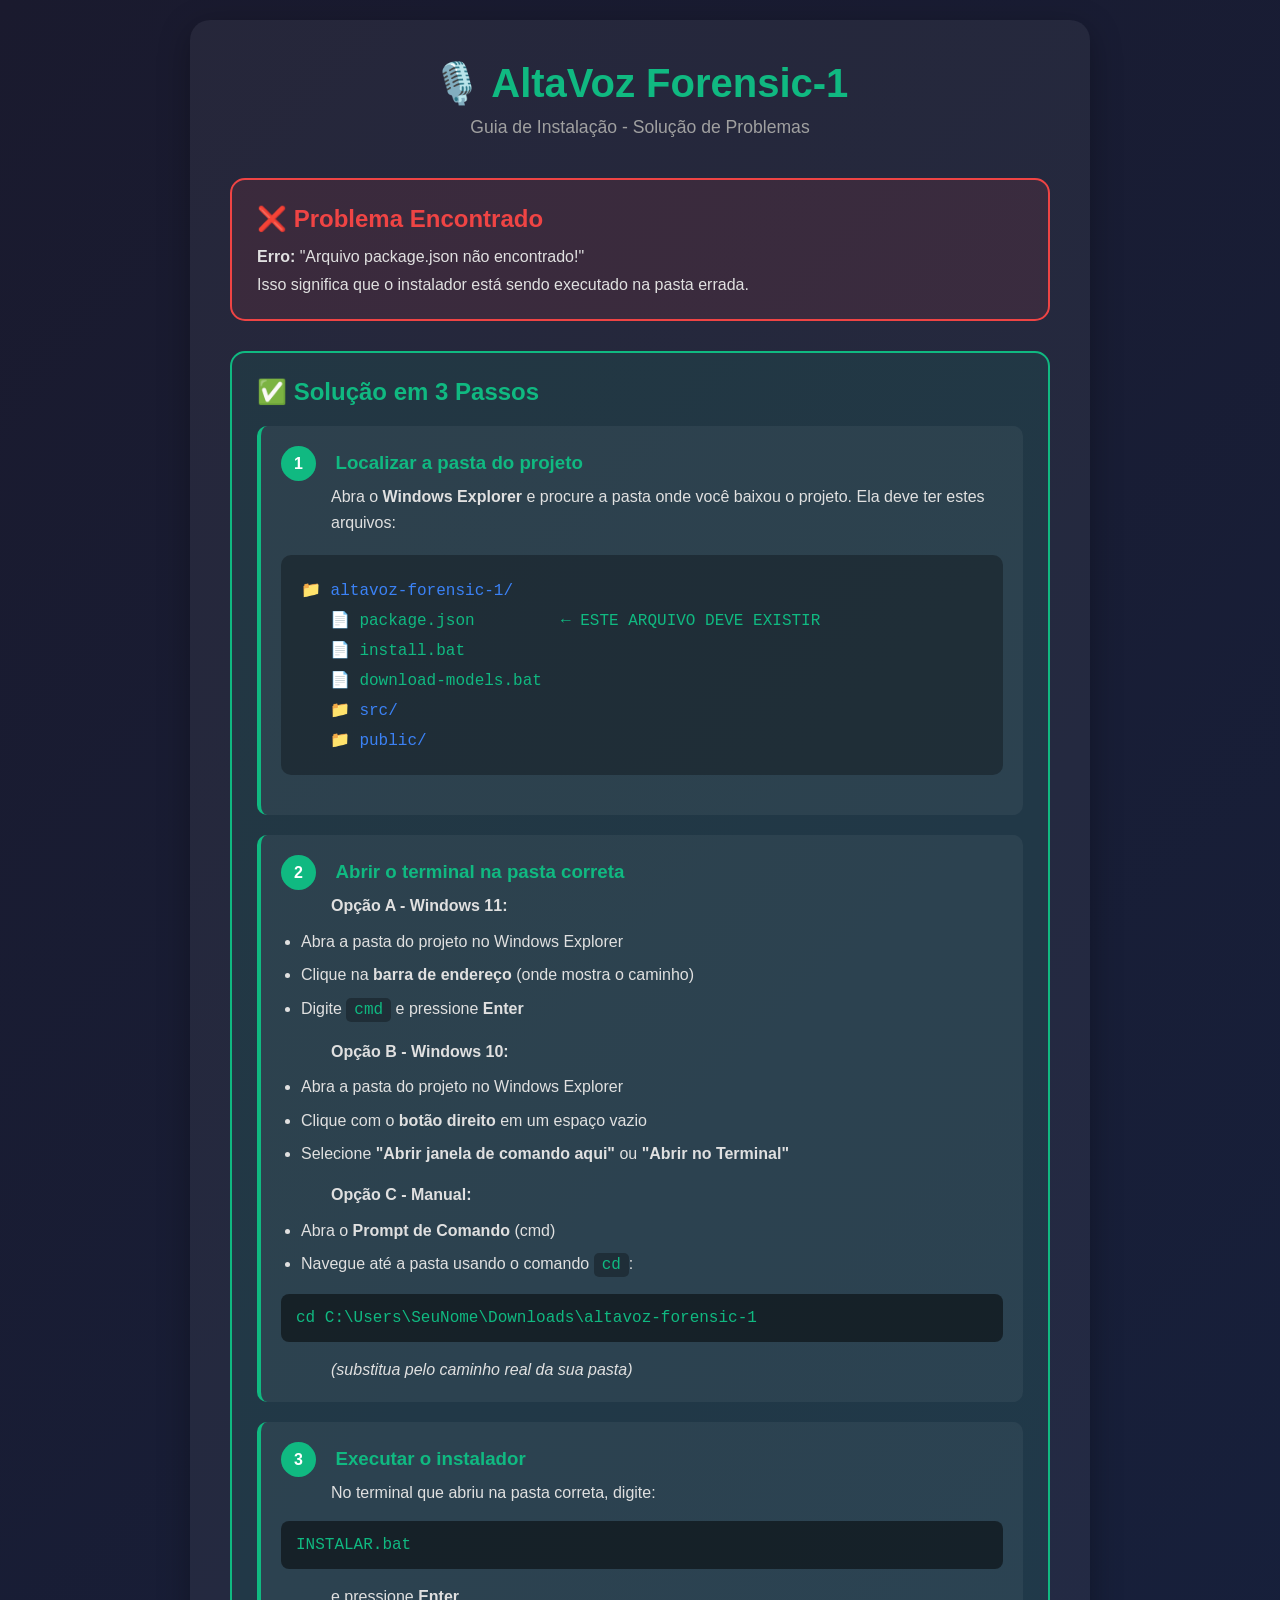
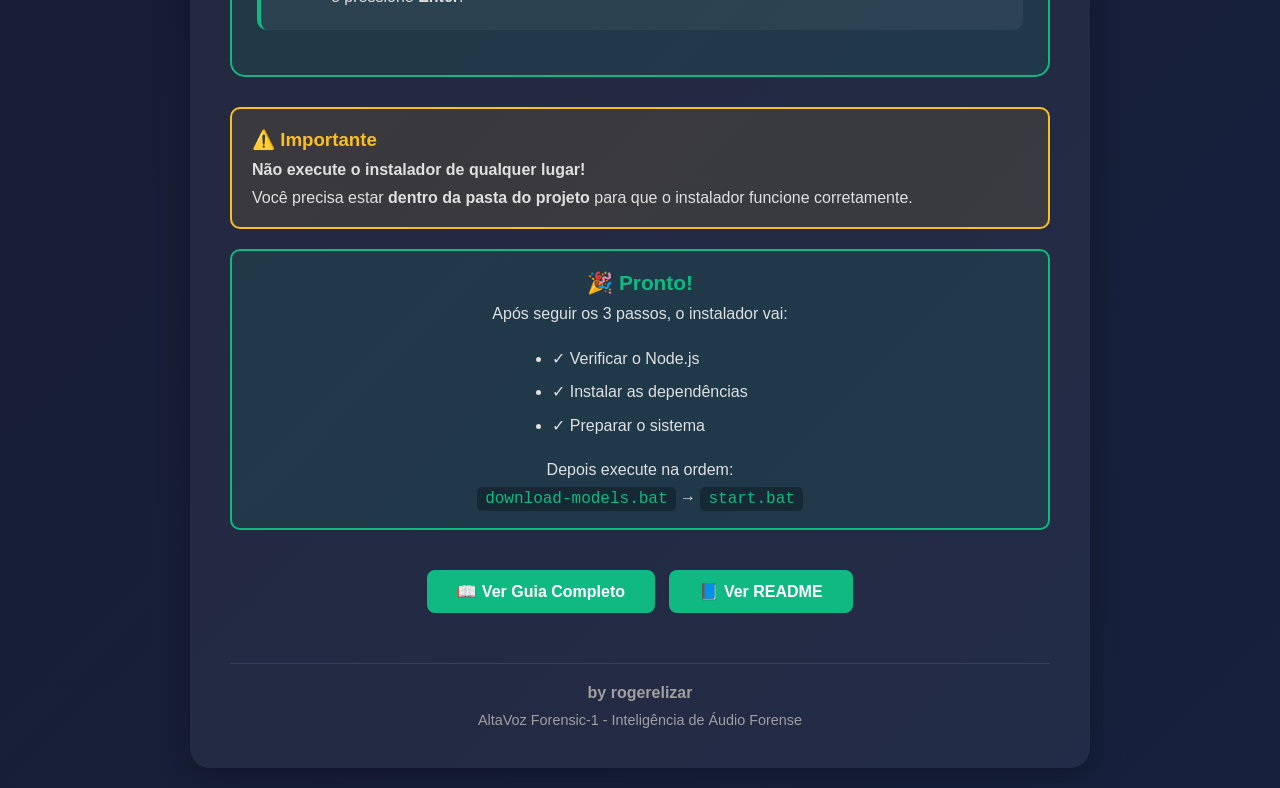
<file: AJUDA.html>
<!DOCTYPE html>
<html lang="pt-BR">
<head>
    <meta charset="UTF-8">
    <meta name="viewport" content="width=device-width, initial-scale=1.0">
    <title>AltaVoz Forensic-1 - Guia de Instalação</title>
    <style>
        * {
            margin: 0;
            padding: 0;
            box-sizing: border-box;
        }
        
        body {
            font-family: 'Segoe UI', Tahoma, Geneva, Verdana, sans-serif;
            background: linear-gradient(135deg, #1a1a2e 0%, #16213e 100%);
            color: #e0e0e0;
            min-height: 100vh;
            padding: 20px;
        }
        
        .container {
            max-width: 900px;
            margin: 0 auto;
            background: rgba(255, 255, 255, 0.05);
            border-radius: 20px;
            padding: 40px;
            box-shadow: 0 8px 32px rgba(0, 0, 0, 0.3);
        }
        
        h1 {
            color: #10b981;
            text-align: center;
            margin-bottom: 10px;
            font-size: 2.5em;
        }
        
        .subtitle {
            text-align: center;
            color: #a0a0a0;
            margin-bottom: 40px;
            font-size: 1.1em;
        }
        
        .problem-box {
            background: rgba(239, 68, 68, 0.1);
            border: 2px solid #ef4444;
            border-radius: 15px;
            padding: 25px;
            margin-bottom: 30px;
        }
        
        .problem-box h2 {
            color: #ef4444;
            margin-bottom: 15px;
            font-size: 1.5em;
        }
        
        .solution-box {
            background: rgba(16, 185, 129, 0.1);
            border: 2px solid #10b981;
            border-radius: 15px;
            padding: 25px;
            margin-bottom: 30px;
        }
        
        .solution-box h2 {
            color: #10b981;
            margin-bottom: 20px;
            font-size: 1.5em;
        }
        
        .step {
            background: rgba(255, 255, 255, 0.05);
            border-radius: 10px;
            padding: 20px;
            margin-bottom: 20px;
            border-left: 4px solid #10b981;
        }
        
        .step-number {
            display: inline-block;
            background: #10b981;
            color: white;
            width: 35px;
            height: 35px;
            border-radius: 50%;
            text-align: center;
            line-height: 35px;
            font-weight: bold;
            margin-right: 15px;
        }
        
        .step h3 {
            display: inline-block;
            color: #10b981;
            margin-bottom: 10px;
        }
        
        .step p {
            margin-left: 50px;
            line-height: 1.6;
        }
        
        code {
            background: rgba(0, 0, 0, 0.3);
            padding: 3px 8px;
            border-radius: 5px;
            font-family: 'Courier New', monospace;
            color: #10b981;
        }
        
        .code-block {
            background: rgba(0, 0, 0, 0.5);
            padding: 15px;
            border-radius: 8px;
            margin: 15px 0;
            font-family: 'Courier New', monospace;
            color: #10b981;
            overflow-x: auto;
        }
        
        .warning {
            background: rgba(251, 191, 36, 0.1);
            border: 2px solid #fbbf24;
            border-radius: 10px;
            padding: 20px;
            margin: 20px 0;
        }
        
        .warning h3 {
            color: #fbbf24;
            margin-bottom: 10px;
        }
        
        .success {
            background: rgba(16, 185, 129, 0.1);
            border: 2px solid #10b981;
            border-radius: 10px;
            padding: 20px;
            margin: 20px 0;
            text-align: center;
        }
        
        .success h3 {
            color: #10b981;
            margin-bottom: 10px;
            font-size: 1.3em;
        }
        
        .file-list {
            background: rgba(0, 0, 0, 0.3);
            padding: 20px;
            border-radius: 10px;
            margin: 20px 0;
            font-family: 'Courier New', monospace;
        }
        
        .file-list div {
            padding: 5px 0;
        }
        
        .file {
            color: #10b981;
        }
        
        .folder {
            color: #3b82f6;
        }
        
        .button {
            display: inline-block;
            background: #10b981;
            color: white;
            padding: 12px 30px;
            border-radius: 8px;
            text-decoration: none;
            margin: 10px 5px;
            font-weight: bold;
            transition: all 0.3s;
        }
        
        .button:hover {
            background: #059669;
            transform: translateY(-2px);
        }
        
        .footer {
            text-align: center;
            margin-top: 40px;
            padding-top: 20px;
            border-top: 1px solid rgba(255, 255, 255, 0.1);
            color: #a0a0a0;
        }
        
        ul {
            margin-left: 20px;
            margin-top: 10px;
        }
        
        li {
            margin: 8px 0;
            line-height: 1.6;
        }
    </style>
</head>
<body>
    <div class="container">
        <h1>🎙️ AltaVoz Forensic-1</h1>
        <p class="subtitle">Guia de Instalação - Solução de Problemas</p>
        
        <div class="problem-box">
            <h2>❌ Problema Encontrado</h2>
            <p><strong>Erro:</strong> "Arquivo package.json não encontrado!"</p>
            <p style="margin-top: 10px;">Isso significa que o instalador está sendo executado na pasta errada.</p>
        </div>
        
        <div class="solution-box">
            <h2>✅ Solução em 3 Passos</h2>
            
            <div class="step">
                <span class="step-number">1</span>
                <h3>Localizar a pasta do projeto</h3>
                <p>Abra o <strong>Windows Explorer</strong> e procure a pasta onde você baixou o projeto. Ela deve ter estes arquivos:</p>
                <div class="file-list">
                    <div class="folder">📁 altavoz-forensic-1/</div>
                    <div class="file">&nbsp;&nbsp;&nbsp;📄 package.json &nbsp;&nbsp;&nbsp;&nbsp;&nbsp;&nbsp;&nbsp;&nbsp;← ESTE ARQUIVO DEVE EXISTIR</div>
                    <div class="file">&nbsp;&nbsp;&nbsp;📄 install.bat</div>
                    <div class="file">&nbsp;&nbsp;&nbsp;📄 download-models.bat</div>
                    <div class="folder">&nbsp;&nbsp;&nbsp;📁 src/</div>
                    <div class="folder">&nbsp;&nbsp;&nbsp;📁 public/</div>
                </div>
            </div>
            
            <div class="step">
                <span class="step-number">2</span>
                <h3>Abrir o terminal na pasta correta</h3>
                <p><strong>Opção A - Windows 11:</strong></p>
                <ul>
                    <li>Abra a pasta do projeto no Windows Explorer</li>
                    <li>Clique na <strong>barra de endereço</strong> (onde mostra o caminho)</li>
                    <li>Digite <code>cmd</code> e pressione <strong>Enter</strong></li>
                </ul>
                
                <p style="margin-top: 15px;"><strong>Opção B - Windows 10:</strong></p>
                <ul>
                    <li>Abra a pasta do projeto no Windows Explorer</li>
                    <li>Clique com o <strong>botão direito</strong> em um espaço vazio</li>
                    <li>Selecione <strong>"Abrir janela de comando aqui"</strong> ou <strong>"Abrir no Terminal"</strong></li>
                </ul>
                
                <p style="margin-top: 15px;"><strong>Opção C - Manual:</strong></p>
                <ul>
                    <li>Abra o <strong>Prompt de Comando</strong> (cmd)</li>
                    <li>Navegue até a pasta usando o comando <code>cd</code>:</li>
                </ul>
                <div class="code-block">
                    cd C:\Users\SeuNome\Downloads\altavoz-forensic-1
                </div>
                <p><em>(substitua pelo caminho real da sua pasta)</em></p>
            </div>
            
            <div class="step">
                <span class="step-number">3</span>
                <h3>Executar o instalador</h3>
                <p>No terminal que abriu na pasta correta, digite:</p>
                <div class="code-block">
                    INSTALAR.bat
                </div>
                <p>e pressione <strong>Enter</strong>.</p>
            </div>
        </div>
        
        <div class="warning">
            <h3>⚠️ Importante</h3>
            <p><strong>Não execute o instalador de qualquer lugar!</strong></p>
            <p style="margin-top: 10px;">Você precisa estar <strong>dentro da pasta do projeto</strong> para que o instalador funcione corretamente.</p>
        </div>
        
        <div class="success">
            <h3>🎉 Pronto!</h3>
            <p>Após seguir os 3 passos, o instalador vai:</p>
            <ul style="text-align: left; display: inline-block; margin-top: 15px;">
                <li>✓ Verificar o Node.js</li>
                <li>✓ Instalar as dependências</li>
                <li>✓ Preparar o sistema</li>
            </ul>
            <p style="margin-top: 15px;">Depois execute na ordem:</p>
            <div style="margin-top: 10px;">
                <code>download-models.bat</code> → <code>start.bat</code>
            </div>
        </div>
        
        <div style="text-align: center; margin-top: 30px;">
            <a href="PROBLEMAS.md" class="button">📖 Ver Guia Completo</a>
            <a href="README.md" class="button">📘 Ver README</a>
        </div>
        
        <div class="footer">
            <p><strong>by rogerelizar</strong></p>
            <p style="margin-top: 10px; font-size: 0.9em;">AltaVoz Forensic-1 - Inteligência de Áudio Forense</p>
        </div>
    </div>
</body>
</html>
</file>
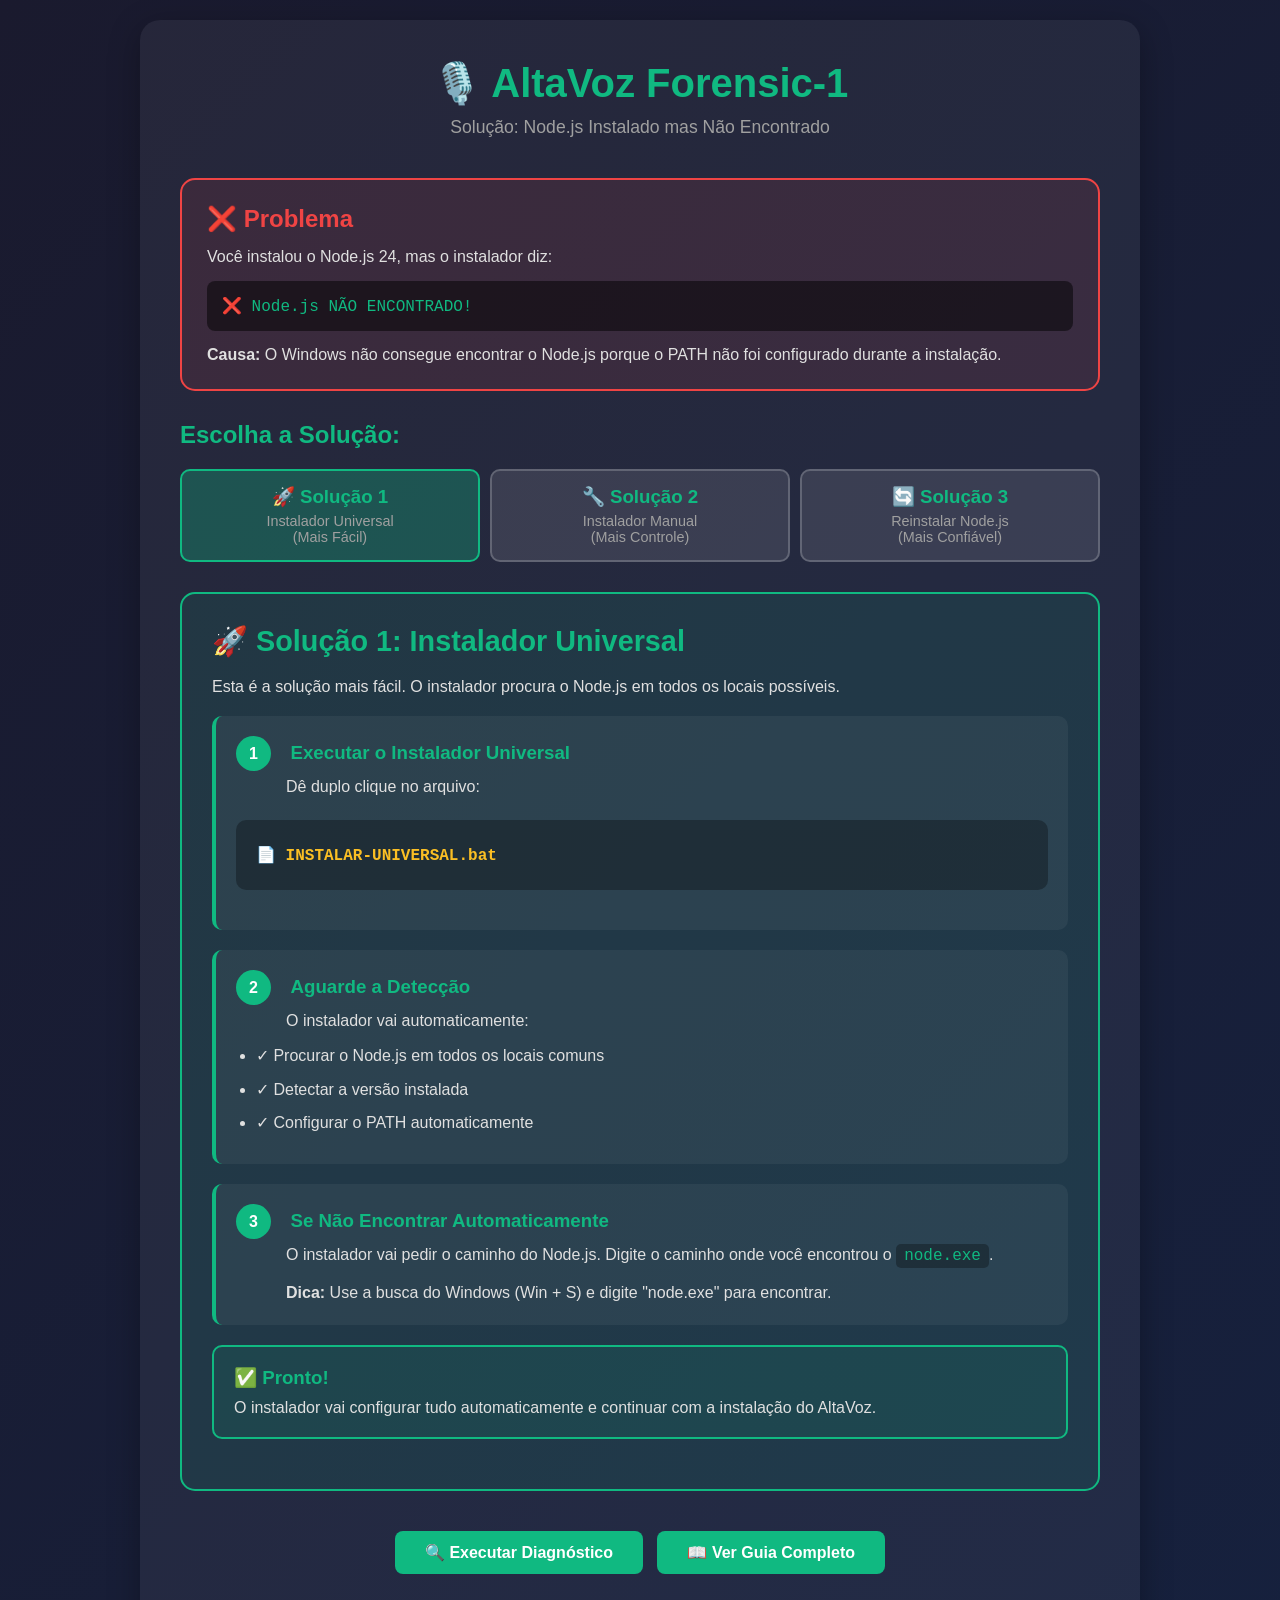
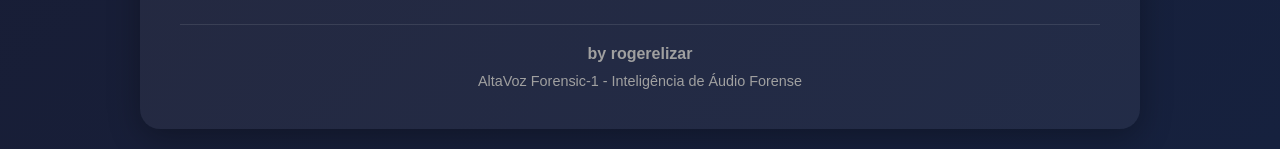
<file: SOLUCAO-NODEJS.html>
<!DOCTYPE html>
<html lang="pt-BR">
<head>
    <meta charset="UTF-8">
    <meta name="viewport" content="width=device-width, initial-scale=1.0">
    <title>AltaVoz Forensic-1 - Solução Node.js</title>
    <style>
        * {
            margin: 0;
            padding: 0;
            box-sizing: border-box;
        }
        
        body {
            font-family: 'Segoe UI', Tahoma, Geneva, Verdana, sans-serif;
            background: linear-gradient(135deg, #1a1a2e 0%, #16213e 100%);
            color: #e0e0e0;
            min-height: 100vh;
            padding: 20px;
        }
        
        .container {
            max-width: 1000px;
            margin: 0 auto;
            background: rgba(255, 255, 255, 0.05);
            border-radius: 20px;
            padding: 40px;
            box-shadow: 0 8px 32px rgba(0, 0, 0, 0.3);
        }
        
        h1 {
            color: #10b981;
            text-align: center;
            margin-bottom: 10px;
            font-size: 2.5em;
        }
        
        .subtitle {
            text-align: center;
            color: #a0a0a0;
            margin-bottom: 40px;
            font-size: 1.1em;
        }
        
        .problem-box {
            background: rgba(239, 68, 68, 0.1);
            border: 2px solid #ef4444;
            border-radius: 15px;
            padding: 25px;
            margin-bottom: 30px;
        }
        
        .problem-box h2 {
            color: #ef4444;
            margin-bottom: 15px;
            font-size: 1.5em;
        }
        
        .solution-tabs {
            display: flex;
            gap: 10px;
            margin-bottom: 30px;
            flex-wrap: wrap;
        }
        
        .tab {
            background: rgba(255, 255, 255, 0.1);
            border: 2px solid rgba(255, 255, 255, 0.2);
            border-radius: 10px;
            padding: 15px 25px;
            cursor: pointer;
            transition: all 0.3s;
            flex: 1;
            min-width: 200px;
            text-align: center;
        }
        
        .tab:hover {
            background: rgba(16, 185, 129, 0.2);
            border-color: #10b981;
        }
        
        .tab.active {
            background: rgba(16, 185, 129, 0.3);
            border-color: #10b981;
        }
        
        .tab h3 {
            color: #10b981;
            margin-bottom: 5px;
        }
        
        .tab p {
            font-size: 0.9em;
            color: #a0a0a0;
        }
        
        .solution-content {
            display: none;
            background: rgba(16, 185, 129, 0.1);
            border: 2px solid #10b981;
            border-radius: 15px;
            padding: 30px;
            margin-bottom: 30px;
        }
        
        .solution-content.active {
            display: block;
        }
        
        .solution-content h2 {
            color: #10b981;
            margin-bottom: 20px;
            font-size: 1.8em;
        }
        
        .step {
            background: rgba(255, 255, 255, 0.05);
            border-radius: 10px;
            padding: 20px;
            margin-bottom: 20px;
            border-left: 4px solid #10b981;
        }
        
        .step-number {
            display: inline-block;
            background: #10b981;
            color: white;
            width: 35px;
            height: 35px;
            border-radius: 50%;
            text-align: center;
            line-height: 35px;
            font-weight: bold;
            margin-right: 15px;
        }
        
        .step h3 {
            display: inline-block;
            color: #10b981;
            margin-bottom: 10px;
        }
        
        .step p {
            margin-left: 50px;
            line-height: 1.6;
        }
        
        code {
            background: rgba(0, 0, 0, 0.3);
            padding: 3px 8px;
            border-radius: 5px;
            font-family: 'Courier New', monospace;
            color: #10b981;
        }
        
        .code-block {
            background: rgba(0, 0, 0, 0.5);
            padding: 15px;
            border-radius: 8px;
            margin: 15px 0;
            font-family: 'Courier New', monospace;
            color: #10b981;
            overflow-x: auto;
        }
        
        .warning {
            background: rgba(251, 191, 36, 0.1);
            border: 2px solid #fbbf24;
            border-radius: 10px;
            padding: 20px;
            margin: 20px 0;
        }
        
        .warning h3 {
            color: #fbbf24;
            margin-bottom: 10px;
        }
        
        .success {
            background: rgba(16, 185, 129, 0.1);
            border: 2px solid #10b981;
            border-radius: 10px;
            padding: 20px;
            margin: 20px 0;
        }
        
        .success h3 {
            color: #10b981;
            margin-bottom: 10px;
        }
        
        .button {
            display: inline-block;
            background: #10b981;
            color: white;
            padding: 12px 30px;
            border-radius: 8px;
            text-decoration: none;
            margin: 10px 5px;
            font-weight: bold;
            transition: all 0.3s;
            border: none;
            cursor: pointer;
            font-size: 1em;
        }
        
        .button:hover {
            background: #059669;
            transform: translateY(-2px);
        }
        
        .footer {
            text-align: center;
            margin-top: 40px;
            padding-top: 20px;
            border-top: 1px solid rgba(255, 255, 255, 0.1);
            color: #a0a0a0;
        }
        
        ul {
            margin-left: 20px;
            margin-top: 10px;
        }
        
        li {
            margin: 8px 0;
            line-height: 1.6;
        }
        
        .file-list {
            background: rgba(0, 0, 0, 0.3);
            padding: 20px;
            border-radius: 10px;
            margin: 20px 0;
        }
        
        .file-list div {
            padding: 5px 0;
            font-family: 'Courier New', monospace;
        }
        
        .highlight {
            color: #fbbf24;
            font-weight: bold;
        }
    </style>
</head>
<body>
    <div class="container">
        <h1>🎙️ AltaVoz Forensic-1</h1>
        <p class="subtitle">Solução: Node.js Instalado mas Não Encontrado</p>
        
        <div class="problem-box">
            <h2>❌ Problema</h2>
            <p>Você instalou o Node.js 24, mas o instalador diz:</p>
            <div class="code-block">❌ Node.js NÃO ENCONTRADO!</div>
            <p style="margin-top: 15px;"><strong>Causa:</strong> O Windows não consegue encontrar o Node.js porque o PATH não foi configurado durante a instalação.</p>
        </div>
        
        <h2 style="color: #10b981; margin-bottom: 20px;">Escolha a Solução:</h2>
        
        <div class="solution-tabs">
            <div class="tab active" onclick="showSolution(1)">
                <h3>🚀 Solução 1</h3>
                <p>Instalador Universal<br>(Mais Fácil)</p>
            </div>
            <div class="tab" onclick="showSolution(2)">
                <h3>🔧 Solução 2</h3>
                <p>Instalador Manual<br>(Mais Controle)</p>
            </div>
            <div class="tab" onclick="showSolution(3)">
                <h3>🔄 Solução 3</h3>
                <p>Reinstalar Node.js<br>(Mais Confiável)</p>
            </div>
        </div>
        
        <!-- Solução 1 -->
        <div class="solution-content active" id="solution1">
            <h2>🚀 Solução 1: Instalador Universal</h2>
            <p style="margin-bottom: 20px;">Esta é a solução mais fácil. O instalador procura o Node.js em todos os locais possíveis.</p>
            
            <div class="step">
                <span class="step-number">1</span>
                <h3>Executar o Instalador Universal</h3>
                <p>Dê duplo clique no arquivo:</p>
                <div class="file-list">
                    <div>📄 <span class="highlight">INSTALAR-UNIVERSAL.bat</span></div>
                </div>
            </div>
            
            <div class="step">
                <span class="step-number">2</span>
                <h3>Aguarde a Detecção</h3>
                <p>O instalador vai automaticamente:</p>
                <ul>
                    <li>✓ Procurar o Node.js em todos os locais comuns</li>
                    <li>✓ Detectar a versão instalada</li>
                    <li>✓ Configurar o PATH automaticamente</li>
                </ul>
            </div>
            
            <div class="step">
                <span class="step-number">3</span>
                <h3>Se Não Encontrar Automaticamente</h3>
                <p>O instalador vai pedir o caminho do Node.js. Digite o caminho onde você encontrou o <code>node.exe</code>.</p>
                <p style="margin-top: 10px;"><strong>Dica:</strong> Use a busca do Windows (Win + S) e digite "node.exe" para encontrar.</p>
            </div>
            
            <div class="success">
                <h3>✅ Pronto!</h3>
                <p>O instalador vai configurar tudo automaticamente e continuar com a instalação do AltaVoz.</p>
            </div>
        </div>
        
        <!-- Solução 2 -->
        <div class="solution-content" id="solution2">
            <h2>🔧 Solução 2: Instalador Manual</h2>
            <p style="margin-bottom: 20px;">Use esta solução se você sabe onde o Node.js está instalado e quer mais controle.</p>
            
            <div class="step">
                <span class="step-number">1</span>
                <h3>Encontrar o Node.exe</h3>
                <p>Abra o Windows Explorer e procure por <code>node.exe</code> em:</p>
                <div class="file-list">
                    <div>C:\Program Files\nodejs\node.exe</div>
                    <div>C:\Program Files (x86)\nodejs\node.exe</div>
                    <div>C:\Users\SEU_USUARIO\AppData\Local\Programs\nodejs\node.exe</div>
                    <div>C:\Users\SEU_USUARIO\AppData\Roaming\npm\node.exe</div>
                </div>
                <p style="margin-top: 10px;"><strong>Dica:</strong> Pressione Win + S e digite "node.exe" para buscar.</p>
            </div>
            
            <div class="step">
                <span class="step-number">2</span>
                <h3>Copiar o Caminho</h3>
                <p>Quando encontrar o <code>node.exe</code>, copie o caminho da pasta (não do arquivo).</p>
                <p style="margin-top: 10px;">Exemplo: <code>C:\Program Files\nodejs</code></p>
            </div>
            
            <div class="step">
                <span class="step-number">3</span>
                <h3>Executar o Instalador Manual</h3>
                <p>Dê duplo clique no arquivo:</p>
                <div class="file-list">
                    <div>📄 <span class="highlight">INSTALAR-MANUAL.bat</span></div>
                </div>
            </div>
            
            <div class="step">
                <span class="step-number">4</span>
                <h3>Digitar o Caminho</h3>
                <p>Quando o instalador pedir, cole o caminho da pasta do Node.js que você copiou.</p>
            </div>
            
            <div class="warning">
                <h3>⚠️ Importante</h3>
                <p>Esta solução configura o Node.js apenas para a sessão atual. Para usar permanentemente, você precisa adicionar ao PATH do Windows (veja Solução 3).</p>
            </div>
        </div>
        
        <!-- Solução 3 -->
        <div class="solution-content" id="solution3">
            <h2>🔄 Solução 3: Reinstalar o Node.js</h2>
            <p style="margin-bottom: 20px;">Esta é a solução mais confiável. Reinstala o Node.js com o PATH configurado corretamente.</p>
            
            <div class="step">
                <span class="step-number">1</span>
                <h3>Desinstalar o Node.js Atual</h3>
                <p>1. Pressione <code>Win + I</code> (Configurações)</p>
                <p>2. Vá em <strong>Aplicativos</strong> → <strong>Aplicativos instalados</strong></p>
                <p>3. Procure <strong>Node.js</strong></p>
                <p>4. Clique em <strong>Desinstalar</strong></p>
            </div>
            
            <div class="step">
                <span class="step-number">2</span>
                <h3>Baixar o Node.js</h3>
                <p>1. Acesse: <a href="https://nodejs.org/pt-br/download" style="color: #10b981;">https://nodejs.org/pt-br/download</a></p>
                <p>2. Clique no botão verde <strong>"LTS"</strong> (versão recomendada)</p>
                <p>3. Aguarde o download</p>
            </div>
            
            <div class="step">
                <span class="step-number">3</span>
                <h3>Instalar Corretamente</h3>
                <p>Execute o instalador baixado e siga estas etapas:</p>
                <ul>
                    <li>✓ Clique em <strong>Next</strong></li>
                    <li>✓ Aceite os termos (checkbox)</li>
                    <li>✓ Clique em <strong>Next</strong></li>
                    <li>✓ Mantenha o caminho padrão</li>
                    <li>✓ <span class="highlight">MUITO IMPORTANTE: Marque "Add to PATH"</span></li>
                    <li>✓ Clique em <strong>Next</strong></li>
                    <li>✓ Clique em <strong>Install</strong></li>
                    <li>✓ Clique em <strong>Finish</strong></li>
                </ul>
            </div>
            
            <div class="step">
                <span class="step-number">4</span>
                <h3>Reiniciar o Computador</h3>
                <p>Reinicie o computador para garantir que o PATH seja atualizado.</p>
            </div>
            
            <div class="step">
                <span class="step-number">5</span>
                <h3>Testar a Instalação</h3>
                <p>Abra um <strong>novo</strong> Prompt de Comando e execute:</p>
                <div class="code-block">node --version</div>
                <p>Deve aparecer: <code>v24.x.x</code></p>
            </div>
            
            <div class="step">
                <span class="step-number">6</span>
                <h3>Executar o Instalador do AltaVoz</h3>
                <p>Agora execute normalmente:</p>
                <div class="file-list">
                    <div>📄 <span class="highlight">INSTALAR.bat</span></div>
                </div>
            </div>
            
            <div class="success">
                <h3>✅ Pronto!</h3>
                <p>O Node.js está instalado corretamente e o PATH está configurado. O instalador do AltaVoz vai funcionar sem problemas.</p>
            </div>
        </div>
        
        <div style="text-align: center; margin-top: 30px;">
            <button class="button" onclick="window.location.href='DIAGNOSTICO.bat'">🔍 Executar Diagnóstico</button>
            <button class="button" onclick="window.location.href='SOLUCAO-NODEJS.md'">📖 Ver Guia Completo</button>
        </div>
        
        <div class="footer">
            <p><strong>by rogerelizar</strong></p>
            <p style="margin-top: 10px; font-size: 0.9em;">AltaVoz Forensic-1 - Inteligência de Áudio Forense</p>
        </div>
    </div>
    
    <script>
        function showSolution(num) {
            // Esconder todas as soluções
            document.querySelectorAll('.solution-content').forEach(el => {
                el.classList.remove('active');
            });
            document.querySelectorAll('.tab').forEach(el => {
                el.classList.remove('active');
            });
            
            // Mostrar a solução selecionada
            document.getElementById('solution' + num).classList.add('active');
            document.querySelectorAll('.tab')[num - 1].classList.add('active');
        }
    </script>
</body>
</html>
</file>
